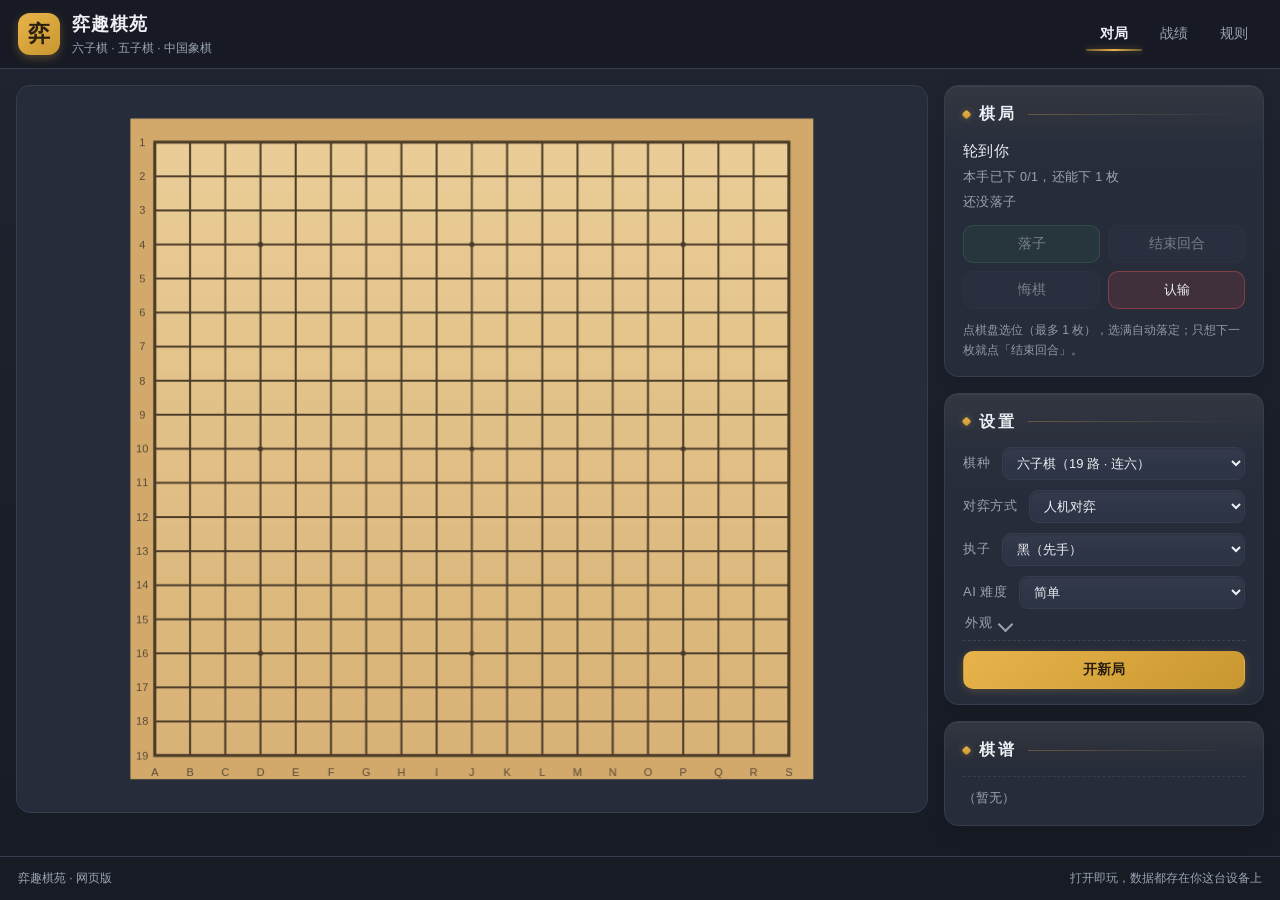
<file: docs/index.html>
<!DOCTYPE html>
<html lang="zh-CN">
<head>
<meta charset="utf-8">
<meta name="viewport" content="width=device-width, initial-scale=1, viewport-fit=cover">
<meta name="theme-color" content="#1F2430">
<link rel="icon" href="favicon.svg" type="image/svg+xml">
<title>弈趣棋苑 — 六子棋 · 五子棋 · 中国象棋</title>
<meta name="description" content="弈趣棋苑：打开就能下的六子棋、五子棋、中国象棋，可人机对弈或同屏双人，无需注册。">
<link rel="stylesheet" href="style.css">
</head>
<body>

<!-- ================= 顶部栏 ================= -->
<header class="topbar">
  <div class="brand">
    <span class="logo">弈</span>
    <div>
      <h1>弈趣棋苑</h1>
      <p>六子棋 · 五子棋 · 中国象棋</p>
    </div>
  </div>
  <nav class="tabs">
    <button class="tab is-on" data-page="play">对局</button>
    <button class="tab" data-page="records">战绩</button>
    <button class="tab" data-page="help">规则</button>
    <span class="tab-indicator"></span>
  </nav>
</header>

<main>
  <!-- ================= 对局页 ================= -->
  <section id="page-play" class="page is-on">
    <div class="layout">

      <!-- 左：棋盘 -->
      <div class="boardwrap" id="boardwrap">
        <canvas id="board"></canvas>
        <!-- 视觉反馈层：吃子/将军/将死的闪光与脉冲（不拦截点击） -->
        <div id="fxLayer" class="fx-layer"></div>
        <div id="overlay" class="overlay is-hidden">
          <div class="spinner"></div>
          <span id="overlayText">对手想棋中…</span>
          <div class="ai-progress" id="aiProgress"><i></i></div>
        </div>
        <div id="banner" class="banner is-hidden"></div>
      </div>

      <!-- 右：侧栏（自上而下：卡A 棋局 → 卡B 设置 → 卡C 棋谱，见 ui-redesign-spec §2.3） -->
      <aside class="sidebar">
        <!-- 卡A「棋局」＝ 状态 + 操作合并（高频操作最靠近手） -->
        <div class="card">
          <h2>棋局</h2>
          <div class="status">
            <div class="line"><span id="lblTurn">—</span></div>
            <div class="line dim" id="lblStep">—</div>
            <div class="line dim" id="lblMove">—</div>
          </div>
          <div class="actions">
            <button id="btnConfirm" class="btn ok" disabled>落子</button>
            <button id="btnPass" class="btn" disabled>结束回合</button>
            <button id="btnUndo" class="btn">悔棋</button>
            <button id="btnFlip" class="btn wide" style="display:none">翻转棋盘</button>
            <button id="btnResign" class="btn small danger">认输</button>
          </div>
          <p class="hint" id="hint">点棋盘选位，选满自动落定；只想下一枚，就点「结束回合」。</p>
        </div>

        <!-- 卡B「设置」＝ 对局条件在明面，外观偏好默认折叠 -->
        <div class="card">
          <h2>设置</h2>
          <label class="row"><span>棋种</span>
            <select id="variant">
              <option value="connect6">六子棋（19 路 · 连六）</option>
              <option value="gomoku">五子棋（15 路 · 连五）</option>
              <option value="xiangqi">中国象棋（9×10 盘）</option>
            </select>
          </label>
          <label class="row"><span>对弈方式</span>
            <select id="mode">
              <option value="human_ai">人机对弈</option>
              <option value="human_human">同屏双人</option>
            </select>
          </label>
          <label class="row" id="rowSide"><span>执子</span>
            <select id="side">
              <option value="black">黑（先手）</option>
              <option value="white">白（后手）</option>
            </select>
          </label>
          <label class="row" id="rowDiff"><span>AI 难度</span>
            <select id="difficulty">
              <option value="easy">简单</option>
              <option value="medium">中等</option>
              <option value="hard">困难</option>
            </select>
          </label>
          <!-- 外观折叠组：改一次管很久的偏好，默认收起 -->
          <div class="opts-group" id="optsGroup">
            <button type="button" class="opts-head" id="optsHead" aria-expanded="false" aria-controls="optsBody">外观 <span class="caret" aria-hidden="true"></span></button>
            <div class="opts-body" id="optsBody">
              <label class="row"><span>棋盘主题</span>
                <select id="theme"></select>
              </label>
              <label class="row"><span>棋子材质</span>
                <select id="pieceStyle"></select>
              </label>
              <label class="row"><span>音效</span>
                <input type="checkbox" id="chkSound" checked>
              </label>
            </div>
          </div>
          <button id="btnNew" class="btn primary">开新局</button>
        </div>

        <!-- 卡C「棋谱」＝ 记录类垫底 -->
        <div class="card" id="cardRecord" hidden>
          <h2>棋谱</h2>
          <div class="moves" id="moves"></div>
        </div>
      </aside>
    </div>
  </section>

  <!-- ================= 战绩页 ================= -->
  <section id="page-records" class="page">
    <div class="narrow">
      <div class="card">
        <h2>战绩</h2>
        <table class="table" id="statTable">
          <thead><tr><th>棋手</th><th>类型</th><th>胜</th><th>负</th><th>平</th></tr></thead>
          <tbody></tbody>
        </table>
        <p class="hint">战绩只存在你这台设备的浏览器里，不会上传。</p>
      </div>
      <div class="card">
        <h2>最近对局</h2>
        <div id="gameList" class="gamelist"></div>
        <button id="btnClear" class="btn danger small">清空战绩</button>
      </div>
    </div>
  </section>

  <!-- ================= 规则页 ================= -->
  <section id="page-help" class="page">
    <div class="narrow">
      <div class="card">
        <h2>六子棋</h2>
        <ul class="rules">
          <li>19 路棋盘，黑棋先行。<b>黑棋第一手只下 1 枚</b>，之后双方每轮各下 1～2 枚。</li>
          <li>横、竖、斜任意方向连成 <b>6 枚</b>即胜。</li>
          <li>小提示：两头空的四连（活四）几乎必胜——补一头就是活五，对手堵不住两头。</li>
        </ul>
        <h2>五子棋</h2>
        <ul class="rules">
          <li>15 路棋盘，轮流各下一枚，先连成 <b>5 枚</b>的一方胜。</li>
        </ul>
        <h2>中国象棋</h2>
        <ul class="rules">
          <li>红先黑后。马蹩腿、象塞眼、炮打隔子、过河兵能横走、将帅不能照面——和街边象棋一个下法。</li>
          <li>被将死，或轮到自己却无棋可走，都算输。</li>
          <li>点子走棋：先点自己的棋子（绿圈＝能走的点，红圈＝能吃的子），再点要去的位置；<b>Esc</b> 取消。</li>
          <li>执黑时棋盘会自动翻过来，你的棋子始终在下方；也可以随时点「翻转棋盘」调头。</li>
        </ul>
        <h2>怎么玩</h2>
        <ul class="rules">
          <li><b>六子棋和五子棋落子分两步</b>：先点棋盘选位（有虚线预览），再点「落子」确认。</li>
          <li><b>悔棋</b>：人机模式下一次撤回对手和你各一手，回到你行棋，棋子带倒退动画。</li>
          <li>快捷键：<b>Enter</b> 落子（六子/五子），<b>Esc</b> 取消选择。</li>
          <li>音效在「设置 → 外观」里开关，选好会自动记住。</li>
        </ul>
      </div>
    </div>
  </section>
</main>

<footer class="footer">
  <span>弈趣棋苑 · 网页版</span>
  <span class="dim">打开即玩，数据都存在你这台设备上</span>
</footer>

<!-- 引擎打包产物：浏览器里通过全局 E 取用（E.board / E.game / E.ai / E.xiaqi …） -->
<script src="engine.bundle.js"></script>
<script src="app.js"></script>
</body>
</html>
</file>
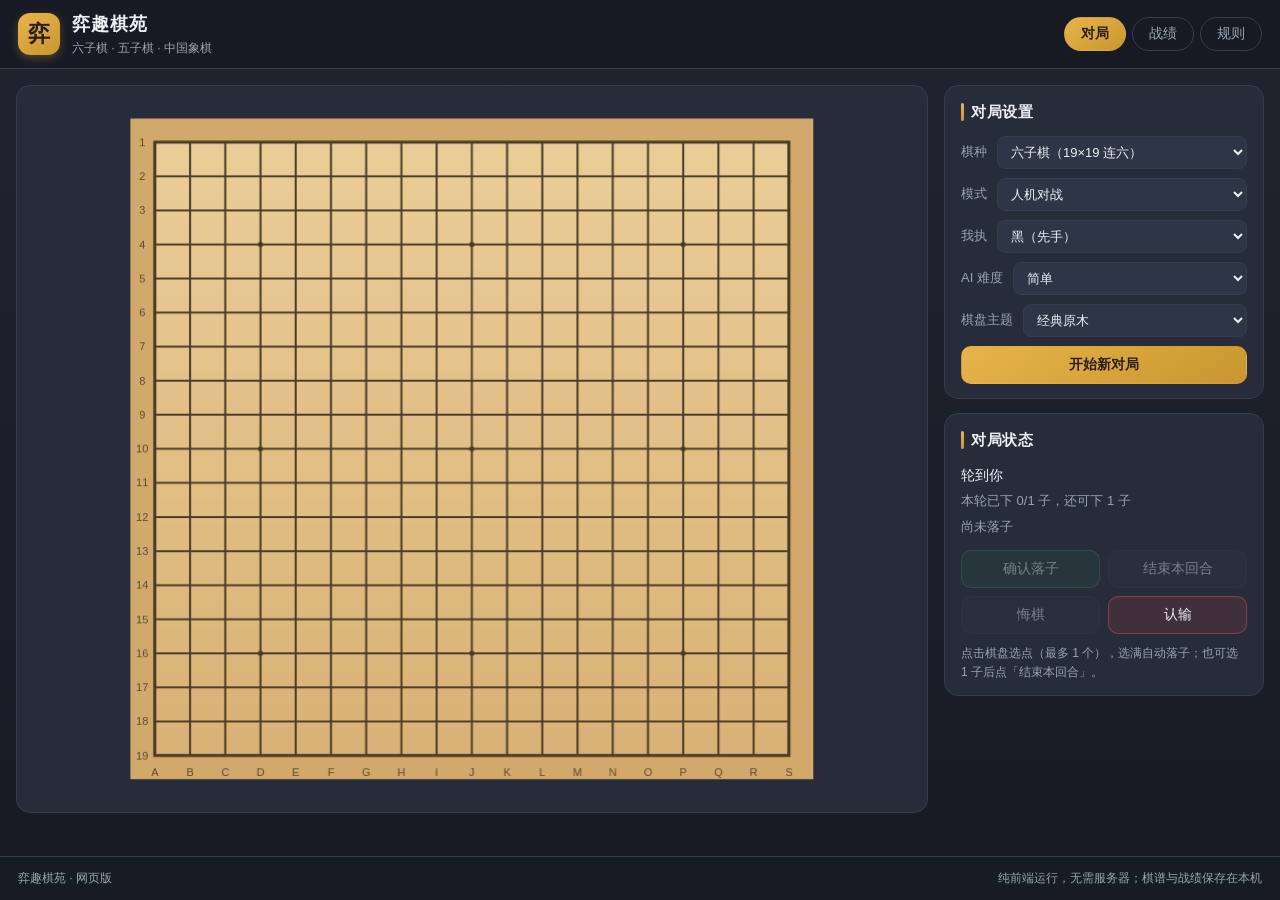
<file: docs/pages/index.html>
<!DOCTYPE html>
<html lang="zh-CN">
<head>
<meta charset="utf-8">
<meta name="viewport" content="width=device-width, initial-scale=1, viewport-fit=cover">
<meta name="theme-color" content="#1F2430">
<link rel="icon" href="favicon.svg" type="image/svg+xml">
<title>弈趣棋苑 · 六子棋 / 五子棋 / 中国象棋</title>
<link rel="stylesheet" href="style.css">
</head>
<body>

<!-- ================= 顶部栏 ================= -->
<header class="topbar">
  <div class="brand">
    <span class="logo">弈</span>
    <div>
      <h1>弈趣棋苑</h1>
      <p>六子棋 · 五子棋 · 中国象棋</p>
    </div>
  </div>
  <nav class="tabs">
    <button class="tab is-on" data-page="play">对局</button>
    <button class="tab" data-page="records">战绩</button>
    <button class="tab" data-page="help">规则</button>
  </nav>
</header>

<main>
  <!-- ================= 对局页 ================= -->
  <section id="page-play" class="page is-on">
    <div class="layout">

      <!-- 左：棋盘 -->
      <div class="boardwrap">
        <canvas id="board"></canvas>
        <div id="overlay" class="overlay is-hidden">
          <div class="spinner"></div>
          <span id="overlayText">AI 思考中…</span>
        </div>
        <div id="banner" class="banner is-hidden"></div>
      </div>

      <!-- 右：侧栏 -->
      <aside class="sidebar">
        <div class="card">
          <h2>对局设置</h2>
          <label class="row"><span>棋种</span>
            <select id="variant">
              <option value="connect6">六子棋（19×19 连六）</option>
              <option value="gomoku">五子棋（15×15 连五）</option>
              <option value="xiangqi">中国象棋（9×10）</option>
            </select>
          </label>
          <label class="row"><span>模式</span>
            <select id="mode">
              <option value="human_ai">人机对战</option>
              <option value="human_human">本地双人</option>
            </select>
          </label>
          <label class="row" id="rowSide"><span>我执</span>
            <select id="side">
              <option value="black">黑（先手）</option>
              <option value="white">白（后手）</option>
            </select>
          </label>
          <label class="row" id="rowDiff"><span>AI 难度</span>
            <select id="difficulty">
              <option value="easy">简单</option>
              <option value="medium">中等</option>
              <option value="hard">困难</option>
            </select>
          </label>
          <label class="row"><span>棋盘主题</span>
            <select id="theme"></select>
          </label>
          <button id="btnNew" class="btn primary">开始新对局</button>
        </div>

        <div class="card">
          <h2>对局状态</h2>
          <div class="status">
            <div class="line"><span id="lblTurn">—</span></div>
            <div class="line dim" id="lblStep">—</div>
            <div class="line dim" id="lblMove">—</div>
          </div>
          <div class="actions">
            <button id="btnConfirm" class="btn ok" disabled>确认落子</button>
            <button id="btnPass" class="btn" disabled>结束本回合</button>
            <button id="btnUndo" class="btn">悔棋</button>
            <button id="btnResign" class="btn danger">认输</button>
          </div>
          <p class="hint" id="hint">点击棋盘选点，选满自动落子；也可选 1 子后点「结束本回合」。</p>
        </div>

        <div class="card" id="cardRecord" hidden>
          <h2>本局棋谱</h2>
          <div class="moves" id="moves"></div>
        </div>
      </aside>
    </div>
  </section>

  <!-- ================= 战绩页 ================= -->
  <section id="page-records" class="page">
    <div class="narrow">
      <div class="card">
        <h2>棋手战绩</h2>
        <table class="table" id="statTable">
          <thead><tr><th>棋手</th><th>类型</th><th>胜</th><th>负</th><th>平</th></tr></thead>
          <tbody></tbody>
        </table>
        <p class="hint">数据保存在本机浏览器（localStorage），不上传服务器。</p>
      </div>
      <div class="card">
        <h2>最近对局</h2>
        <div id="gameList" class="gamelist"></div>
        <button id="btnClear" class="btn danger small">清空全部战绩</button>
      </div>
    </div>
  </section>

  <!-- ================= 规则页 ================= -->
  <section id="page-help" class="page">
    <div class="narrow">
      <div class="card">
        <h2>六子棋 Connect6</h2>
        <ul class="rules">
          <li>19×19 棋盘，黑先；<b>黑方第一轮只下 1 子</b>，之后每轮双方各下 1~2 子。</li>
          <li>横、竖、斜任一方向连成 <b>6 子</b>即胜。</li>
          <li>常见棋型：4 连两端开放（活四）→ 补一头成活五，两端都能成六，对手堵不完即必胜。</li>
        </ul>
        <h2>五子棋 Gomoku</h2>
        <ul class="rules">
          <li>15×15 棋盘，黑先；每轮双方各下 <b>1 子</b>；连成 <b>5 子</b>即胜。</li>
        </ul>
        <h2>中国象棋 Xiangqi</h2>
        <ul class="rules">
          <li>红先。完整规则：马蹩腿、象塞眼、炮隔子吃、兵过河可平移、将帅不可照面。</li>
          <li>将死或困毙（无合法着法）均判负。</li>
        </ul>
        <h2>操作说明</h2>
        <ul class="rules">
          <li><b>两步落子</b>：先点棋盘选点（虚线预览），再点「确认落子」。</li>
          <li><b>悔棋</b>：人机模式一次撤掉「AI 一轮 + 我方一轮」，回到我方行棋；带倒退动画。</li>
          <li>快捷键：<b>Enter</b> 确认落子、<b>Esc</b> 取消选择。</li>
        </ul>
      </div>
    </div>
  </section>
</main>

<footer class="footer">
  <span>弈趣棋苑 · 网页版</span>
  <span class="dim">纯前端运行，无需服务器；棋谱与战绩保存在本机</span>
</footer>

<!-- 引擎打包产物：浏览器里通过全局 E 取用（E.board / E.game / E.ai / E.xiaqi …） -->
<script src="engine.bundle.js"></script>
<script src="app.js"></script>
</body>
</html>
</file>
<file: docs/style.css>
/* 弈趣棋苑 网页版样式 —— 深色 + 木色棋盘的现代对局界面 */

:root {
  --c-main: #1F2430;
  --c-main-dark: #171B24;
  --c-panel: #262C3A;
  --c-panel-2: #2E3546;
  --c-border: #353D4F;
  --c-text: #EDEFF4;
  --c-dim: #9AA3B2;
  --c-accent: #E8B34B;
  --c-accent-d: #C9972F;
  --c-ok: #3EBB6B;
  --c-danger: #D9534F;
  --radius: 14px;
  /* 增量 UX 令牌 */
  --shadow-lift: 0 5px 12px rgba(0,0,0,.30), 0 2px 4px rgba(0,0,0,.16);
  --shadow-press: inset 0 2px 7px rgba(0,0,0,.40);
  --ease-move: cubic-bezier(.2,.7,.3,1);
  --dur-fb: .18s;
  --focus-ring: 2px solid var(--c-accent);
}

* { box-sizing: border-box; }

html, body {
  margin: 0;
  height: 100%;
  background: linear-gradient(180deg, var(--c-main) 0%, var(--c-main-dark) 100%);
  color: var(--c-text);
  font: 15px/1.6 -apple-system, BlinkMacSystemFont, "Segoe UI",
        "PingFang SC", "Microsoft YaHei", "Hiragino Sans GB", sans-serif;
  -webkit-text-size-adjust: 100%;
}

body { display: flex; flex-direction: column; min-height: 100%; }

/* ---------------- 顶部栏 ---------------- */
.topbar {
  display: flex; align-items: center; justify-content: space-between;
  gap: 16px; padding: 10px 18px;
  background: rgba(23, 27, 36, 0.92);
  border-bottom: 1px solid var(--c-border);
  position: sticky; top: 0; z-index: 20;
  backdrop-filter: blur(8px);
}
.brand { display: flex; align-items: center; gap: 12px; }
.logo {
  width: 42px; height: 42px; flex: 0 0 42px;
  display: grid; place-items: center;
  border-radius: 12px;
  background: linear-gradient(145deg, var(--c-accent), var(--c-accent-d));
  color: #2A2010; font-weight: 800; font-size: 22px;
  box-shadow: 0 3px 10px rgba(232, 179, 75, 0.28);
}
.brand h1 { margin: 0; font-size: 18px; letter-spacing: 1px; }
.brand p { margin: 0; font-size: 12px; color: var(--c-dim); }

.tabs { position: relative; display: flex; gap: 4px; }
.tab {
  appearance: none; background: transparent; border: 0; color: var(--c-dim);
  font-size: 14px; cursor: pointer; padding: 8px 14px; border-radius: 8px;
  position: relative; z-index: 1;
}
.tab.is-on { color: var(--c-text); font-weight: 600; }   /* 不再填金 pill，改由滑动指示条标示 */
.tab:focus-visible { outline: var(--focus-ring); outline-offset: 2px; }
@media (hover: hover) {
  .tab:not(.is-on):hover { color: var(--c-text); background: rgba(232,179,75,.07); }
}
.tab-indicator {
  position: absolute; left: 0; bottom: 0; height: 2px; width: 0;
  border-radius: 2px; pointer-events: none;
  background: linear-gradient(90deg, rgba(232,179,75,.4), var(--c-accent), rgba(232,179,75,.4));
  box-shadow: 0 0 6px rgba(232,179,75,.4);
  transform: translateX(0);
}

/* ---------------- 页面 ---------------- */
main { flex: 1; padding: 16px; }
.page { display: none; }
.page.is-on { display: block; }

.layout {
  display: grid;
  grid-template-columns: minmax(0, 1fr) 320px;
  gap: 16px;
  align-items: start;
  max-width: 1500px; margin: 0 auto;
}
.narrow { max-width: 900px; margin: 0 auto; display: grid; gap: 16px; }

/* ---------------- 棋盘 ---------------- */
.boardwrap {
  position: relative;
  background: var(--c-panel);
  border: 1px solid var(--c-border);
  border-radius: var(--radius);
  padding: 8px;
  min-height: 320px;
  display: grid; place-items: center;
  will-change: transform;
}
#board {
  display: block;
  width: 100%;
  height: auto;
  max-height: calc(100vh - 190px);
  border-radius: 10px;
  touch-action: manipulation;
  cursor: pointer;
}

/* 视觉反馈层：叠在棋盘上、不拦截点击；吃子/将军/将死的闪光由 JS 切换 class 触发 */
.fx-layer {
  position: absolute; inset: 8px;
  border-radius: 10px;
  pointer-events: none;
  opacity: 0;
  z-index: 4;
  box-shadow: inset 0 0 0 0 rgba(0,0,0,0);
}
.fx-layer.is-capture {
  animation: fxCapture .42s ease-out;
}
.fx-layer.is-check {
  animation: fxCheck .55s ease-out;
}
.fx-layer.is-checkmate {
  animation: fxCheckmate .9s ease-out;
}
.fx-layer.is-win {
  animation: fxWin .7s ease-out;
}
.fx-layer.is-lose {
  animation: fxLose .7s ease-out;
}
@keyframes fxCapture {
  0%   { opacity: 0; box-shadow: inset 0 0 0 0 rgba(232,179,75,0); }
  22%  { opacity: 1; box-shadow: inset 0 0 42px 6px rgba(232,179,75,0.55); }
  100% { opacity: 0; box-shadow: inset 0 0 60px 10px rgba(232,179,75,0); }
}
@keyframes fxCheck {
  0%   { opacity: 0; box-shadow: inset 0 0 0 0 rgba(217,83,79,0); }
  25%  { opacity: 1; box-shadow: inset 0 0 50px 8px rgba(217,83,79,0.62); }
  100% { opacity: 0; box-shadow: inset 0 0 70px 12px rgba(217,83,79,0); }
}
@keyframes fxCheckmate {
  0%   { opacity: 0; box-shadow: inset 0 0 0 0 rgba(217,83,79,0); }
  18%  { opacity: 1; box-shadow: inset 0 0 70px 14px rgba(217,83,79,0.80); }
  55%  { opacity: .55; box-shadow: inset 0 0 50px 10px rgba(217,83,79,0.45); }
  100% { opacity: 0; box-shadow: inset 0 0 80px 16px rgba(217,83,79,0); }
}
@keyframes fxWin {
  0%   { opacity: 0; box-shadow: inset 0 0 0 0 rgba(62,187,107,0); }
  25%  { opacity: 1; box-shadow: inset 0 0 56px 10px rgba(62,187,107,0.55); }
  100% { opacity: 0; box-shadow: inset 0 0 76px 14px rgba(62,187,107,0); }
}
@keyframes fxLose {
  0%   { opacity: 0; box-shadow: inset 0 0 0 0 rgba(120,130,150,0); }
  25%  { opacity: 1; box-shadow: inset 0 0 56px 10px rgba(120,130,150,0.50); }
  100% { opacity: 0; box-shadow: inset 0 0 76px 14px rgba(120,130,150,0); }
}

/* 屏幕抖动（桌面端无振动马达，用视觉抖动补足"震动反馈"） */
.boardwrap.shake-s { animation: shakeS .22s ease-in-out; }
.boardwrap.shake-m { animation: shakeM .34s ease-in-out; }
.boardwrap.shake-l { animation: shakeL .5s ease-in-out; }
@keyframes shakeS {
  0%,100% { transform: translate(0,0); }
  30% { transform: translate(-2px, 1px); }
  60% { transform: translate(2px, -1px); }
}
@keyframes shakeM {
  0%,100% { transform: translate(0,0); }
  20% { transform: translate(-4px, 2px); }
  45% { transform: translate(4px, -2px); }
  70% { transform: translate(-3px, 1px); }
}
@keyframes shakeL {
  0%,100% { transform: translate(0,0) rotate(0); }
  15% { transform: translate(-7px, 3px) rotate(-.4deg); }
  35% { transform: translate(7px, -3px) rotate(.4deg); }
  55% { transform: translate(-5px, 2px) rotate(-.3deg); }
  75% { transform: translate(4px, -2px) rotate(.2deg); }
}

.overlay {
  position: absolute; inset: 8px;
  display: flex; flex-direction: column; align-items: center; justify-content: center; gap: 10px;
  background: rgba(23, 27, 36, 0.55);
  border-radius: 10px;
  font-size: 15px; color: var(--c-text);
  z-index: 5;
}
.overlay.is-hidden { display: none; }
/* AI 想棋徽标：右上角小胶囊（样式自内联收编为 class，行为等价，见规格 E12） */
.overlay.badge {
  top: 10px; right: 10px; bottom: auto; left: auto;
  width: auto; height: auto;
  background: rgba(24, 28, 36, .86);
  color: #F2E8D5;
  border-radius: 999px;
  padding: 5px 14px;
  font-size: 13px;
  box-shadow: 0 2px 10px rgba(0, 0, 0, .35);
  pointer-events: none;
}
.spinner {
  width: 22px; height: 22px; border-radius: 50%;
  border: 3px solid rgba(232, 179, 75, 0.25);
  border-top-color: var(--c-accent);
  animation: spin .8s linear infinite;
}
/* AI 思考进度条（不确定进度，循环流动） */
.ai-progress {
  width: 120px; height: 4px; border-radius: 999px;
  background: rgba(255,255,255,0.12); overflow: hidden;
}
.ai-progress > i {
  display: block; height: 100%; width: 40%;
  border-radius: 999px;
  background: linear-gradient(90deg, rgba(232,179,75,0), var(--c-accent), rgba(232,179,75,0));
  animation: aiIndeterminate 1.1s ease-in-out infinite;
}
@keyframes aiIndeterminate {
  0%   { transform: translateX(-110%); }
  100% { transform: translateX(310%); }
}
@keyframes spin { to { transform: rotate(360deg); } }

.banner {
  position: absolute; left: 50%; top: 50%;
  transform: translate(-50%, -50%);
  background: rgba(23, 27, 36, 0.94);
  border: 1px solid var(--c-accent);
  border-radius: var(--radius);
  padding: 20px 30px; text-align: center;
  box-shadow: 0 12px 40px rgba(0, 0, 0, 0.5);
  z-index: 8; min-width: 240px;
  overflow: hidden;   /* 胜局金光扫过（.is-win::before）不出界 */
  animation: bannerPop .5s cubic-bezier(.2, .9, .3, 1.25) both;
}
/* 每次从 is-hidden 显隐都会重放该动画（display none→block 触发） */
@keyframes bannerPop {
  0%   { opacity: 0; transform: translate(-50%, -50%) scale(.82); }
  60%  { opacity: 1; transform: translate(-50%, -50%) scale(1.04); }
  100% { opacity: 1; transform: translate(-50%, -50%) scale(1); }
}
.banner.is-hidden { display: none; }
.banner .big { font-size: 22px; font-weight: 800; margin-bottom: 6px; }
.banner .sub { color: var(--c-dim); font-size: 13px; margin-bottom: 14px; }
.banner .row { display: flex; gap: 10px; justify-content: center; }

/* 轮到玩家时状态条轻微脉冲，提示"该你走" */
.status .line.pulse { animation: turnPulse 1.8s ease-in-out infinite; }
@keyframes turnPulse {
  0%, 100% { color: var(--c-text); text-shadow: 0 0 0 rgba(232, 179, 75, 0); }
  50%      { color: var(--c-accent); text-shadow: 0 0 10px rgba(232, 179, 75, 0.55); }
}
/* 将军常驻着色（E9b）：红光以 fxLayer 闪一下为主，状态行只做静态着色 */
#lblTurn.is-check { color: #E8766F; text-shadow: 0 0 8px rgba(217, 83, 79, .5); }

/* ---------------- 侧栏 ---------------- */
/* 设计取向：不是"一摞一样的盒子"，而是像棋具盒的三块面板——
   卡片顶部一道极淡的暖光（漆器受光），标题用一枚小金印点 + 渐隐细线收尾，
   控件下沉一点（内阴影），行距呼吸感放宽，整体安静、不抢棋盘的戏。 */
.sidebar { display: grid; gap: 16px; }

.card {
  background:
    linear-gradient(180deg, rgba(232, 179, 75, .040), rgba(232, 179, 75, 0) 58px),
    linear-gradient(180deg, rgba(255, 255, 255, .028), rgba(255, 255, 255, 0) 34%),
    var(--c-panel);
  border: 1px solid var(--c-border);
  border-radius: var(--radius);
  padding: 16px 18px 15px;
  box-shadow: inset 0 1px 0 rgba(255, 255, 255, .045), 0 8px 22px rgba(0, 0, 0, .14);
  transition: border-color .2s ease, box-shadow .2s ease;
  animation: cardIn .55s cubic-bezier(.2, .7, .3, 1) both;
}
/* 侧栏/窄栏多卡片错峰入场，营造"逐张铺开"的层次感 */
.sidebar > .card:nth-child(2) { animation-delay: .07s; }
.sidebar > .card:nth-child(3) { animation-delay: .14s; }
.narrow > .card:nth-child(2) { animation-delay: .07s; }
@keyframes cardIn {
  from { opacity: 0; transform: translateY(12px); }
  to   { opacity: 1; transform: translateY(0); }
}
@media (hover: hover) {
  .card:hover { border-color: #414B60; box-shadow: inset 0 1px 0 rgba(255, 255, 255, .045), 0 10px 26px rgba(0, 0, 0, .18); }
}
/* 标题：楷体 + 小金印点（斜置方章）+ 右侧渐隐细线——比"左竖条"更像案头题签 */
.card h2 {
  display: flex; align-items: center; gap: 9px;
  margin: 0 0 13px; font-size: 15.5px; font-weight: 600;
  letter-spacing: 2.5px; color: var(--c-text);
  font-family: "KaiTi", "STKaiti", "Noto Serif SC", "SimSun", serif;
}
.card h2::before {
  content: ''; flex: 0 0 auto; width: 7px; height: 7px;
  border-radius: 2px; transform: rotate(45deg);
  background: linear-gradient(135deg, var(--c-accent), var(--c-accent-d));
  box-shadow: 0 0 6px rgba(232, 179, 75, .35);
}
.card h2::after {
  content: ''; flex: 1 1 auto; height: 1px; margin-left: 3px;
  background: linear-gradient(90deg, rgba(232, 179, 75, .30), rgba(232, 179, 75, 0));
}

.row { display: flex; align-items: center; justify-content: space-between; gap: 12px; margin-bottom: 10px; }
.row:last-of-type { margin-bottom: 3px; }
.row > span { color: var(--c-dim); font-size: 13px; letter-spacing: .5px; flex: 0 0 auto; }
.row select {
  flex: 1 1 auto; min-width: 0;
  background: linear-gradient(180deg, rgba(255, 255, 255, .03), rgba(255, 255, 255, 0) 55%), var(--c-panel-2);
  color: var(--c-text);
  border: 1px solid var(--c-border); border-radius: 9px;
  padding: 7px 10px; font-size: 13px; cursor: pointer;
  box-shadow: inset 0 1px 2px rgba(0, 0, 0, .18);
  transition: border-color .18s ease, box-shadow .18s ease;
}
@media (hover: hover) {
  .row select:hover { border-color: var(--c-accent-d); }
}
.row select:focus-visible { outline: var(--focus-ring); outline-offset: 1px; }

.btn {
  appearance: none; position: relative; overflow: hidden;
  border: 1px solid var(--c-border);
  background: var(--c-panel-2); color: var(--c-text);
  border-radius: 10px; padding: 9px 14px; font-size: 14px;
  cursor: pointer; width: 100%;
  transition: transform .18s cubic-bezier(.2, .7, .3, 1),
              box-shadow .18s cubic-bezier(.2, .7, .3, 1),
              border-color .18s ease, background-color .18s ease,
              filter .18s ease, opacity .18s ease;
}
/* 极轻纯 CSS 涟漪：按下时伪元素放大淡出（无 JS） */
.btn::after {
  content: ''; position: absolute; inset: 0;
  border-radius: inherit; pointer-events: none;
  background: radial-gradient(circle, rgba(255, 255, 255, .20) 0%, rgba(255, 255, 255, 0) 65%);
  opacity: 0; transform: scale(.35);
}
.btn:active:not(:disabled)::after { animation: btnRipple .4s ease-out; }
@keyframes btnRipple {
  0% { opacity: .4; transform: scale(.35); }
  100% { opacity: 0; transform: scale(1.25); }
}
.btn:focus-visible { outline: var(--focus-ring); outline-offset: 2px; }
.btn:disabled { opacity: .42; cursor: not-allowed; }

@media (hover: hover) {
  .btn:hover:not(:disabled) {
    border-color: var(--c-accent-d);
    transform: translateY(-1px);
    box-shadow: 0 5px 12px rgba(0, 0, 0, .30), 0 2px 4px rgba(0, 0, 0, .16);
  }
  /* primary：金色泛光增强（主按钮，反馈要明显） */
  .btn.primary:hover:not(:disabled) {
    border-color: transparent;
    filter: brightness(1.07);
    box-shadow: 0 6px 16px rgba(232, 179, 75, .36), 0 2px 5px rgba(0, 0, 0, .18);
  }
  /* ok：绿意加深 */
  .btn.ok:hover:not(:disabled) {
    border-color: rgba(62, 187, 107, .8);
    background-color: rgba(62, 187, 107, .26);
    box-shadow: 0 5px 12px rgba(62, 187, 107, .22), 0 2px 4px rgba(0, 0, 0, .16);
  }
  /* danger：红意加深 */
  .btn.danger:hover:not(:disabled) {
    border-color: rgba(217, 83, 79, .75);
    background-color: rgba(217, 83, 79, .24);
    box-shadow: 0 5px 12px rgba(217, 83, 79, .22), 0 2px 4px rgba(0, 0, 0, .16);
  }
}
/* 按下：下沉 + inset 阴影 + 亮度略降 */
.btn:active:not(:disabled) {
  transform: translateY(1px);
  box-shadow: inset 0 2px 6px rgba(0, 0, 0, .35);
  filter: brightness(.95);
}
.btn.primary:active:not(:disabled) { filter: brightness(.9); box-shadow: inset 0 2px 7px rgba(0, 0, 0, .42); }
.btn.ok:active:not(:disabled) { filter: brightness(.9); }
.btn.danger:active:not(:disabled) { filter: brightness(.9); }

.btn.primary {
  background: linear-gradient(145deg, var(--c-accent), var(--c-accent-d));
  color: #2A2010; font-weight: 700; border-color: transparent;
  box-shadow: 0 2px 8px rgba(232, 179, 75, .22);
}
.btn.ok { background: rgba(62, 187, 107, .16); border-color: rgba(62, 187, 107, .5); }
.btn.danger { background: rgba(217, 83, 79, .14); border-color: rgba(217, 83, 79, .45); }
.btn.small { width: auto; padding: 7px 14px; font-size: 13px; }

.status { display: grid; gap: 6px; margin-bottom: 13px; }
.status .line { font-size: 15px; line-height: 1.5; letter-spacing: .3px; }
.status .dim { color: var(--c-dim); font-size: 12.5px; }
.actions { display: grid; grid-template-columns: 1fr 1fr; gap: 8px; }
.actions .wide { grid-column: 1 / -1; }
.row input[type="checkbox"] {
  width: 18px; height: 18px; margin: 0;
  accent-color: var(--c-accent); cursor: pointer;
  transition: transform .18s ease, filter .18s ease;
}
@media (hover: hover) {
  .row input[type="checkbox"]:hover { transform: scale(1.12); filter: brightness(1.12); }
}
.row input[type="checkbox"]:focus-visible { outline: var(--focus-ring); outline-offset: 2px; }
.hint { color: var(--c-dim); font-size: 12px; margin: 11px 0 0; line-height: 1.7; opacity: .92; }

/* 外观折叠组（卡B）：默认收起，点组标题展开；高度过渡复用 .row.collapsed 的写法 */
.opts-group { margin-bottom: 10px; }
.opts-head {
  appearance: none; display: flex; align-items: center; gap: 6px; width: 100%;
  background: transparent; border: 0; text-align: left; cursor: pointer;
  color: var(--c-dim); font-size: 13px; letter-spacing: .5px;
  padding: 2px 2px 8px;
  border-bottom: 1px dashed rgba(255, 255, 255, .10);
  transition: color .18s ease;
}
/* caret：CSS 边框绘制的 chevron（14px 视觉框，替代渲染过小的 ▾ 字形），
   用 currentColor 与折叠头文字同色（hover 变亮时跟随） */
.opts-head .caret {
  display: inline-block; flex: 0 0 auto;
  position: relative;
  width: 14px; height: 14px;
}
.opts-head .caret::before {
  content: ''; position: absolute; left: 2px; top: 3px;
  width: 9px; height: 9px;
  border-right: 2px solid currentColor;
  border-bottom: 2px solid currentColor;
  transform: rotate(45deg);
}
.opts-head:focus-visible { outline: var(--focus-ring); outline-offset: 2px; }
@media (hover: hover) {
  .opts-head:hover { color: var(--c-text); }
}
.opts-body { overflow: hidden; max-height: 0; opacity: 0; }
.opts-group.is-open .opts-body { max-height: 220px; opacity: 1; }
.opts-group.is-open .opts-head .caret { transform: rotate(180deg); }
.opts-body .row:first-child { margin-top: 10px; }

.moves {
  max-height: 190px; overflow-y: auto;
  padding-top: 9px; border-top: 1px dashed rgba(255, 255, 255, .08);
  font-family: ui-monospace, Consolas, monospace;
  font-size: 12.5px; color: var(--c-dim); line-height: 1.9;
  word-break: break-all;
}
.moves b { color: var(--c-text); }

/* ---------------- 表格 / 列表 ---------------- */
.table { width: 100%; border-collapse: collapse; font-size: 14px; }
.table th, .table td { padding: 9px 8px; text-align: left; border-bottom: 1px solid var(--c-border); }
.table th { color: var(--c-dim); font-weight: 600; font-size: 13px; }
.table td:not(:first-child), .table th:not(:first-child) { text-align: center; }
.table tbody tr:last-child td { border-bottom: none; }

.gamelist { display: grid; gap: 8px; margin-bottom: 12px; }
.game-item {
  border: 1px solid var(--c-border); border-radius: 10px;
  padding: 9px 12px; font-size: 13px; background: var(--c-panel-2);
  transition: border-color .18s ease, transform .18s ease, box-shadow .18s ease;
}
@media (hover: hover) {
  .game-item:hover {
    border-color: var(--c-accent-d);
    transform: translateY(-1px);
    box-shadow: 0 4px 10px rgba(0, 0, 0, .18);
  }
}
.game-item .t { display: flex; justify-content: space-between; gap: 8px; }
.game-item .m { color: var(--c-dim); font-size: 12px; margin-top: 3px; }
.tag {
  display: inline-block; padding: 1px 7px; border-radius: 999px;
  font-size: 11px; border: 1px solid var(--c-border); color: var(--c-dim);
}
.empty { color: var(--c-dim); font-size: 13px; padding: 10px 0; }

.rules { margin: 0 0 18px; padding-left: 20px; color: #D8DCE4; font-size: 14px; }
.rules li { margin-bottom: 5px; }
.rules b { color: var(--c-accent); }

.footer {
  display: flex; justify-content: space-between; gap: 12px; flex-wrap: wrap;
  padding: 12px 18px; border-top: 1px solid var(--c-border);
  color: var(--c-dim); font-size: 12px;
}
.dim { color: var(--c-dim); }

/* ---------------- 手机 / 窄屏 ---------------- */
@media (max-width: 860px) {
  main { padding: 10px; }
  .layout { grid-template-columns: 1fr; }
  #board { max-height: none; }
  .topbar { padding: 8px 12px; gap: 10px; flex-wrap: wrap; }
  .brand h1 { font-size: 16px; }
  .brand p { display: none; }
  .tabs { margin-left: auto; }
  .tab { padding: 6px 12px; font-size: 13px; }
  .actions { grid-template-columns: 1fr 1fr; }
  .sidebar { gap: 10px; }
}

/* ====================================================================
   增量 UX / 视觉优化（连珠·六子棋网页版）
   所有"动效"包进 prefers-reduced-motion: no-preference；
   reduce 时关掉 animation/transition，仅保留 opacity 切换（见底部兜底）。
   ==================================================================== */

/* ---- 按钮三态：loading / success / error（保留既有 hover/active/涟漪） ---- */
.btn.is-loading { color: var(--c-dim); filter: brightness(.92); pointer-events: none; }
.btn.is-loading::before {
  content: ''; position: absolute; left: 0; right: 0; bottom: 0; height: 2px;
  border-radius: 0 0 10px 10px; pointer-events: none;
  background: linear-gradient(90deg, transparent, var(--c-accent), transparent);
  opacity: 1; transform: translateX(-100%);   /* 默认移出左外侧，reduce 时不可见 */
}
.btn.is-error { border-color: var(--c-danger) !important; }

/* ---- 棋盘锁定（AI 思考期）：压暗 + 金边（脉冲动画见下方 no-preference） ---- */
.boardwrap.locked {
  filter: saturate(.7) brightness(.92); cursor: not-allowed;
  box-shadow: inset 0 0 0 2px rgba(232,179,75,.5);
}

/* ---- 切棋种淡入淡出 + 行折叠 + 主题呼吸：静态态（动效见下方） ---- */
.boardwrap.swap-out { opacity: 0; transform: scale(.985); }
.row.collapsed {
  max-height: 0; opacity: 0; overflow: hidden;
  margin: 0 !important; padding-top: 0 !important; padding-bottom: 0 !important;
}

/* ---- 动效：仅在不偏好"减少动态效果"时启用 ---- */
@media (prefers-reduced-motion: no-preference) {
  .tab { transition: color .2s ease, background-color .2s ease; }
  .tab-indicator { transition: transform .28s var(--ease-move), width .28s var(--ease-move); }

  /* E3：页面切换淡入（display 切换自动重放） */
  .page.is-on { animation: pageIn .24s ease-out both; }
  @keyframes pageIn {
    from { opacity: 0; transform: translateY(4px); }
    to   { opacity: 1; transform: none; }
  }

  .btn.is-loading::before { animation: btnFlow 1.1s ease-in-out infinite; }
  .btn.is-success { animation: btnSuccess .9s ease-out; }
  .btn.is-error { animation: btnErr .4s ease; }
  @keyframes btnFlow { 0% { transform: translateX(-100%); } 100% { transform: translateX(100%); } }
  @keyframes btnSuccess {
    0%   { box-shadow: 0 0 0 0 rgba(62,187,107,0); }
    30%  { box-shadow: 0 0 0 3px rgba(62,187,107,.35); border-color: var(--c-ok); background-color: rgba(62,187,107,.16); }
    100% { box-shadow: 0 0 0 0 rgba(62,187,107,0); border-color: var(--c-border); background-color: transparent; }
  }
  @keyframes btnErr { 0%,100% { transform: translateX(0); } 25% { transform: translateX(-4px); } 75% { transform: translateX(4px); } }

  /* E6：开新局的成功态用金色（绿色 success 保留给「落子」语义） */
  .btn.primary.is-success { animation: btnSuccessGold .9s ease-out; }
  @keyframes btnSuccessGold {
    0%   { box-shadow: 0 0 0 0 rgba(232,179,75,0); }
    30%  { box-shadow: 0 0 0 3px rgba(232,179,75,.35); border-color: var(--c-accent); background-color: rgba(232,179,75,.14); }
    100% { box-shadow: 0 0 0 0 rgba(232,179,75,0); border-color: var(--c-border); background-color: transparent; }
  }

  /* E7a：落子按钮可用态呼吸（周期 2.4s ≥1.4s，克制动效） */
  #btnConfirm:not(:disabled) { animation: okBreath 2.4s ease-in-out infinite; }
  @keyframes okBreath {
    0%, 100% { box-shadow: 0 0 0 0 rgba(62,187,107,0); }
    50%      { box-shadow: 0 0 10px 1px rgba(62,187,107,.35); }
  }

  /* E10d：胜局限定——banner 顶部一道金光扫过（每次显示只此一次） */
  .banner.is-win::before {
    content: ''; position: absolute; left: 0; right: 0; top: 0; height: 2px;
    border-radius: 2px;
    background: linear-gradient(90deg, transparent, var(--c-accent), transparent);
    animation: bannerSheen 1s ease-out .25s both;
  }
  @keyframes bannerSheen {
    from { transform: translateX(-60%); opacity: 0; }
    30%  { opacity: 1; }
    to   { transform: translateX(60%); opacity: 0; }
  }

  .boardwrap.locked { animation: lockPulse 1.4s ease-in-out infinite; }
  @keyframes lockPulse {
    0%,100% { box-shadow: inset 0 0 0 2px rgba(232,179,75,.25); }
    50%     { box-shadow: inset 0 0 0 2px rgba(232,179,75,.6); }
  }

  .boardwrap.swap-out { transition: opacity .18s ease, transform .18s ease; }
  .boardwrap.swap-in { animation: swapIn .32s var(--ease-move) both; }
  @keyframes swapIn { from { opacity: 0; transform: scale(.985); } to { opacity: 1; transform: none; } }
  .row.collapsed { transition: max-height .22s ease, opacity .22s ease; }
  #board.theme-pulse { animation: themePulse .22s ease; }
  @keyframes themePulse { 0% { filter: brightness(1); } 50% { filter: brightness(1.12); } 100% { filter: brightness(1); } }

  /* 外观折叠组：0.22s 高度过渡（复用 .row.collapsed 写法） */
  .opts-body { transition: max-height .22s ease, opacity .22s ease; }
  .opts-head .caret { transition: transform .22s ease; }
}

/* ---- 偏好"减少动态效果"：关闭 animation/transition，保留 opacity 切换 ---- */
@media (prefers-reduced-motion: reduce) {
  .tab-indicator,
  .btn.is-loading::before,
  .btn.is-success,
  .btn.primary.is-success,
  .btn.is-error,
  #btnConfirm:not(:disabled),
  .page.is-on,
  .banner.is-win::before,
  .boardwrap.locked,
  .boardwrap.swap-out,
  .boardwrap.swap-in,
  .row.collapsed,
  .opts-body,
  .opts-head .caret,
  .replay-modal,
  #board.theme-pulse {
    animation: none !important;
    transition: none !important;
  }
}

/* ====================================================================
   复盘录像弹窗（终局后"复盘录像"按钮打开）
   ==================================================================== */
.replay-modal {
  position: fixed; inset: 0; z-index: 50;
  display: flex; align-items: center; justify-content: center;
  background: rgba(15, 18, 24, 0.72);
  backdrop-filter: blur(6px);
  padding: 16px;
}
.replay-modal.is-hidden { display: none; }
.replay-panel {
  width: min(720px, 96vw);
  max-height: 94vh; overflow: auto;
  background:
    linear-gradient(180deg, rgba(232, 179, 75, .040), rgba(232, 179, 75, 0) 58px),
    var(--c-panel);
  border: 1px solid var(--c-border);
  border-radius: var(--radius);
  padding: 14px 16px;
  display: grid; gap: 12px;
  box-shadow: 0 16px 50px rgba(0, 0, 0, 0.5);
  animation: replayPop .35s cubic-bezier(.2, .9, .3, 1.2) both;
}
@keyframes replayPop {
  0%   { opacity: 0; transform: translateY(14px) scale(.96); }
  100% { opacity: 1; transform: none; }
}
.replay-head { display: flex; align-items: center; justify-content: space-between; gap: 10px; }
/* 题签：与侧栏卡片标题同款楷体 + 小金印点 */
.replay-title {
  display: flex; align-items: center; gap: 9px;
  font-weight: 700; font-size: 16px; letter-spacing: .5px;
  font-family: "KaiTi", "STKaiti", "Noto Serif SC", "SimSun", serif;
}
.replay-title::before {
  content: ''; flex: 0 0 auto; width: 7px; height: 7px;
  border-radius: 2px; transform: rotate(45deg);
  background: linear-gradient(135deg, var(--c-accent), var(--c-accent-d));
  box-shadow: 0 0 6px rgba(232, 179, 75, .35);
}
.replay-sub { color: var(--c-dim); font-size: 12px; margin-top: 2px; }
.replay-boardwrap {
  background: var(--c-panel-2);
  border: 1px solid var(--c-border);
  border-radius: 10px;
  padding: 8px;
  display: grid; place-items: center;
  box-shadow: inset 0 0 24px rgba(0, 0, 0, .25);   /* 棋盘沉入感 */
}
#replayCanvas {
  display: block; width: 100%; height: auto;
  max-height: 58vh; border-radius: 8px; touch-action: manipulation;
}
.replay-ctrls { display: grid; gap: 10px; }
.replay-row { display: flex; align-items: center; gap: 8px; flex-wrap: wrap; }
.replay-row .btn { width: auto; flex: 0 0 auto; }
.replay-row .btn.small { padding: 7px 16px; font-size: 13px; }
.replay-speed-label { color: var(--c-dim); font-size: 13px; flex: 0 0 auto; }
/* 速度档：分段控件（四钮共用一条边框，选中态金底金描边） */
.replay-speed {
  display: inline-flex; align-items: stretch; flex: 0 0 auto;
  border: 1px solid var(--c-border); border-radius: 9px; overflow: hidden;
}
.replay-speed .btn.small { border: 0; border-radius: 0; padding: 6px 12px; }
.replay-speed .btn.small + .btn.small { border-left: 1px solid var(--c-border); }
.replay-speed .btn.is-on {
  background: rgba(232, 179, 75, 0.18);
  color: var(--c-text); font-weight: 700;
  box-shadow: inset 0 0 0 1px var(--c-accent);
}
/* 进度条：自绘轨道 + 金点滑块（滑块即进度锚点） */
.replay-seek {
  flex: 1 1 auto; min-width: 120px;
  height: 6px; border-radius: 999px; cursor: pointer;
  -webkit-appearance: none; appearance: none;
  background: linear-gradient(180deg, rgba(255,255,255,.06), rgba(255,255,255,.02));
  border: 1px solid var(--c-border);
}
.replay-seek::-webkit-slider-thumb {
  -webkit-appearance: none; appearance: none;
  width: 14px; height: 14px; border-radius: 50%; border: none;
  background: linear-gradient(145deg, var(--c-accent), var(--c-accent-d));
  box-shadow: 0 0 6px rgba(232, 179, 75, .5);
}
.replay-seek::-moz-range-thumb {
  width: 14px; height: 14px; border-radius: 50%; border: none;
  background: linear-gradient(145deg, var(--c-accent), var(--c-accent-d));
  box-shadow: 0 0 6px rgba(232, 179, 75, .5);
}
/* 窄屏：弹窗内按钮铺满，避免挤压；速度组换行到下一行左对齐 */
@media (max-width: 520px) {
  .replay-row .btn.small { flex: 1 1 auto; }
  .replay-speed .btn.small { flex: 0 0 auto; }
  .replay-speed { flex: 1 1 100%; justify-content: flex-start; }
}

/* E16b：复盘弹窗遮罩淡入（关闭不做退场动画，克制） */
@media (prefers-reduced-motion: no-preference) {
  .replay-modal { animation: fadeIn .2s ease-out both; }
  @keyframes fadeIn {
    from { opacity: 0; }
    to   { opacity: 1; }
  }
}
</file>
<file: docs/pages/style.css>
/* 弈趣棋苑 网页版样式 —— 深色 + 木色棋盘的现代对局界面 */

:root {
  --c-main: #1F2430;
  --c-main-dark: #171B24;
  --c-panel: #262C3A;
  --c-panel-2: #2E3546;
  --c-border: #353D4F;
  --c-text: #EDEFF4;
  --c-dim: #9AA3B2;
  --c-accent: #E8B34B;
  --c-accent-d: #C9972F;
  --c-ok: #3EBB6B;
  --c-danger: #D9534F;
  --radius: 14px;
}

* { box-sizing: border-box; }

html, body {
  margin: 0;
  height: 100%;
  background: linear-gradient(180deg, var(--c-main) 0%, var(--c-main-dark) 100%);
  color: var(--c-text);
  font: 15px/1.6 -apple-system, BlinkMacSystemFont, "Segoe UI",
        "PingFang SC", "Microsoft YaHei", "Hiragino Sans GB", sans-serif;
  -webkit-text-size-adjust: 100%;
}

body { display: flex; flex-direction: column; min-height: 100%; }

/* ---------------- 顶部栏 ---------------- */
.topbar {
  display: flex; align-items: center; justify-content: space-between;
  gap: 16px; padding: 10px 18px;
  background: rgba(23, 27, 36, 0.92);
  border-bottom: 1px solid var(--c-border);
  position: sticky; top: 0; z-index: 20;
  backdrop-filter: blur(8px);
}
.brand { display: flex; align-items: center; gap: 12px; }
.logo {
  width: 42px; height: 42px; flex: 0 0 42px;
  display: grid; place-items: center;
  border-radius: 12px;
  background: linear-gradient(145deg, var(--c-accent), var(--c-accent-d));
  color: #2A2010; font-weight: 800; font-size: 22px;
  box-shadow: 0 3px 10px rgba(232, 179, 75, 0.28);
}
.brand h1 { margin: 0; font-size: 18px; letter-spacing: 1px; }
.brand p { margin: 0; font-size: 12px; color: var(--c-dim); }

.tabs { display: flex; gap: 6px; }
.tab {
  border: 1px solid var(--c-border); background: transparent;
  color: var(--c-dim); padding: 7px 16px; border-radius: 999px;
  font-size: 14px; cursor: pointer; transition: all .18s;
}
.tab:hover { color: var(--c-text); border-color: var(--c-accent-d); }
.tab.is-on {
  background: linear-gradient(145deg, var(--c-accent), var(--c-accent-d));
  color: #2A2010; border-color: transparent; font-weight: 700;
}

/* ---------------- 页面 ---------------- */
main { flex: 1; padding: 16px; }
.page { display: none; }
.page.is-on { display: block; }

.layout {
  display: grid;
  grid-template-columns: minmax(0, 1fr) 320px;
  gap: 16px;
  align-items: start;
  max-width: 1500px; margin: 0 auto;
}
.narrow { max-width: 900px; margin: 0 auto; display: grid; gap: 16px; }

/* ---------------- 棋盘 ---------------- */
.boardwrap {
  position: relative;
  background: var(--c-panel);
  border: 1px solid var(--c-border);
  border-radius: var(--radius);
  padding: 8px;
  min-height: 320px;
  display: grid; place-items: center;
}
#board {
  display: block;
  width: 100%;
  height: auto;
  max-height: calc(100vh - 190px);
  border-radius: 10px;
  touch-action: manipulation;
  cursor: pointer;
}

.overlay {
  position: absolute; inset: 8px;
  display: flex; align-items: center; justify-content: center; gap: 12px;
  background: rgba(23, 27, 36, 0.55);
  border-radius: 10px;
  font-size: 15px; color: var(--c-text);
  z-index: 5;
}
.overlay.is-hidden { display: none; }
.spinner {
  width: 22px; height: 22px; border-radius: 50%;
  border: 3px solid rgba(232, 179, 75, 0.25);
  border-top-color: var(--c-accent);
  animation: spin .8s linear infinite;
}
@keyframes spin { to { transform: rotate(360deg); } }

.banner {
  position: absolute; left: 50%; top: 50%;
  transform: translate(-50%, -50%);
  background: rgba(23, 27, 36, 0.94);
  border: 1px solid var(--c-accent);
  border-radius: var(--radius);
  padding: 20px 30px; text-align: center;
  box-shadow: 0 12px 40px rgba(0, 0, 0, 0.5);
  z-index: 8; min-width: 240px;
}
.banner.is-hidden { display: none; }
.banner .big { font-size: 22px; font-weight: 800; margin-bottom: 6px; }
.banner .sub { color: var(--c-dim); font-size: 13px; margin-bottom: 14px; }
.banner .row { display: flex; gap: 10px; justify-content: center; }

/* ---------------- 侧栏 ---------------- */
.sidebar { display: grid; gap: 14px; }

.card {
  background: var(--c-panel);
  border: 1px solid var(--c-border);
  border-radius: var(--radius);
  padding: 14px 16px;
}
.card h2 {
  margin: 0 0 12px; font-size: 15px; letter-spacing: .5px;
  padding-left: 10px; position: relative;
}
.card h2::before {
  content: ''; position: absolute; left: 0; top: 3px; bottom: 3px;
  width: 3px; border-radius: 2px;
  background: linear-gradient(180deg, var(--c-accent), var(--c-accent-d));
}

.row { display: flex; align-items: center; justify-content: space-between; gap: 10px; margin-bottom: 9px; }
.row > span { color: var(--c-dim); font-size: 13px; flex: 0 0 auto; }
.row select {
  flex: 1 1 auto; min-width: 0;
  background: var(--c-panel-2); color: var(--c-text);
  border: 1px solid var(--c-border); border-radius: 8px;
  padding: 7px 9px; font-size: 13px;
}

.btn {
  appearance: none; border: 1px solid var(--c-border);
  background: var(--c-panel-2); color: var(--c-text);
  border-radius: 10px; padding: 9px 14px; font-size: 14px;
  cursor: pointer; transition: all .16s; width: 100%;
}
.btn:hover:not(:disabled) { border-color: var(--c-accent-d); transform: translateY(-1px); }
.btn:active:not(:disabled) { transform: translateY(0); }
.btn:disabled { opacity: .42; cursor: not-allowed; }
.btn.primary { background: linear-gradient(145deg, var(--c-accent), var(--c-accent-d)); color: #2A2010; font-weight: 700; border-color: transparent; }
.btn.ok { background: rgba(62, 187, 107, .16); border-color: rgba(62, 187, 107, .5); }
.btn.danger { background: rgba(217, 83, 79, .14); border-color: rgba(217, 83, 79, .45); }
.btn.small { width: auto; padding: 7px 14px; font-size: 13px; }

.status { display: grid; gap: 5px; margin-bottom: 12px; }
.status .line { font-size: 14px; }
.status .dim { color: var(--c-dim); font-size: 13px; }
.actions { display: grid; grid-template-columns: 1fr 1fr; gap: 8px; }
.hint { color: var(--c-dim); font-size: 12px; margin: 10px 0 0; line-height: 1.55; }

.moves {
  max-height: 190px; overflow-y: auto;
  font-family: ui-monospace, Consolas, monospace;
  font-size: 12.5px; color: var(--c-dim); line-height: 1.9;
  word-break: break-all;
}
.moves b { color: var(--c-text); }

/* ---------------- 表格 / 列表 ---------------- */
.table { width: 100%; border-collapse: collapse; font-size: 14px; }
.table th, .table td { padding: 9px 8px; text-align: left; border-bottom: 1px solid var(--c-border); }
.table th { color: var(--c-dim); font-weight: 600; font-size: 13px; }
.table td:not(:first-child), .table th:not(:first-child) { text-align: center; }
.table tbody tr:last-child td { border-bottom: none; }

.gamelist { display: grid; gap: 8px; margin-bottom: 12px; }
.game-item {
  border: 1px solid var(--c-border); border-radius: 10px;
  padding: 9px 12px; font-size: 13px; background: var(--c-panel-2);
}
.game-item .t { display: flex; justify-content: space-between; gap: 8px; }
.game-item .m { color: var(--c-dim); font-size: 12px; margin-top: 3px; }
.tag {
  display: inline-block; padding: 1px 7px; border-radius: 999px;
  font-size: 11px; border: 1px solid var(--c-border); color: var(--c-dim);
}
.empty { color: var(--c-dim); font-size: 13px; padding: 10px 0; }

.rules { margin: 0 0 18px; padding-left: 20px; color: #D8DCE4; font-size: 14px; }
.rules li { margin-bottom: 5px; }
.rules b { color: var(--c-accent); }

.footer {
  display: flex; justify-content: space-between; gap: 12px; flex-wrap: wrap;
  padding: 12px 18px; border-top: 1px solid var(--c-border);
  color: var(--c-dim); font-size: 12px;
}
.dim { color: var(--c-dim); }

/* ---------------- 手机 / 窄屏 ---------------- */
@media (max-width: 860px) {
  main { padding: 10px; }
  .layout { grid-template-columns: 1fr; }
  #board { max-height: none; }
  .topbar { padding: 8px 12px; gap: 10px; flex-wrap: wrap; }
  .brand h1 { font-size: 16px; }
  .brand p { display: none; }
  .tabs { margin-left: auto; }
  .tab { padding: 6px 12px; font-size: 13px; }
  .actions { grid-template-columns: 1fr 1fr; }
  .sidebar { gap: 10px; }
}
</file>
